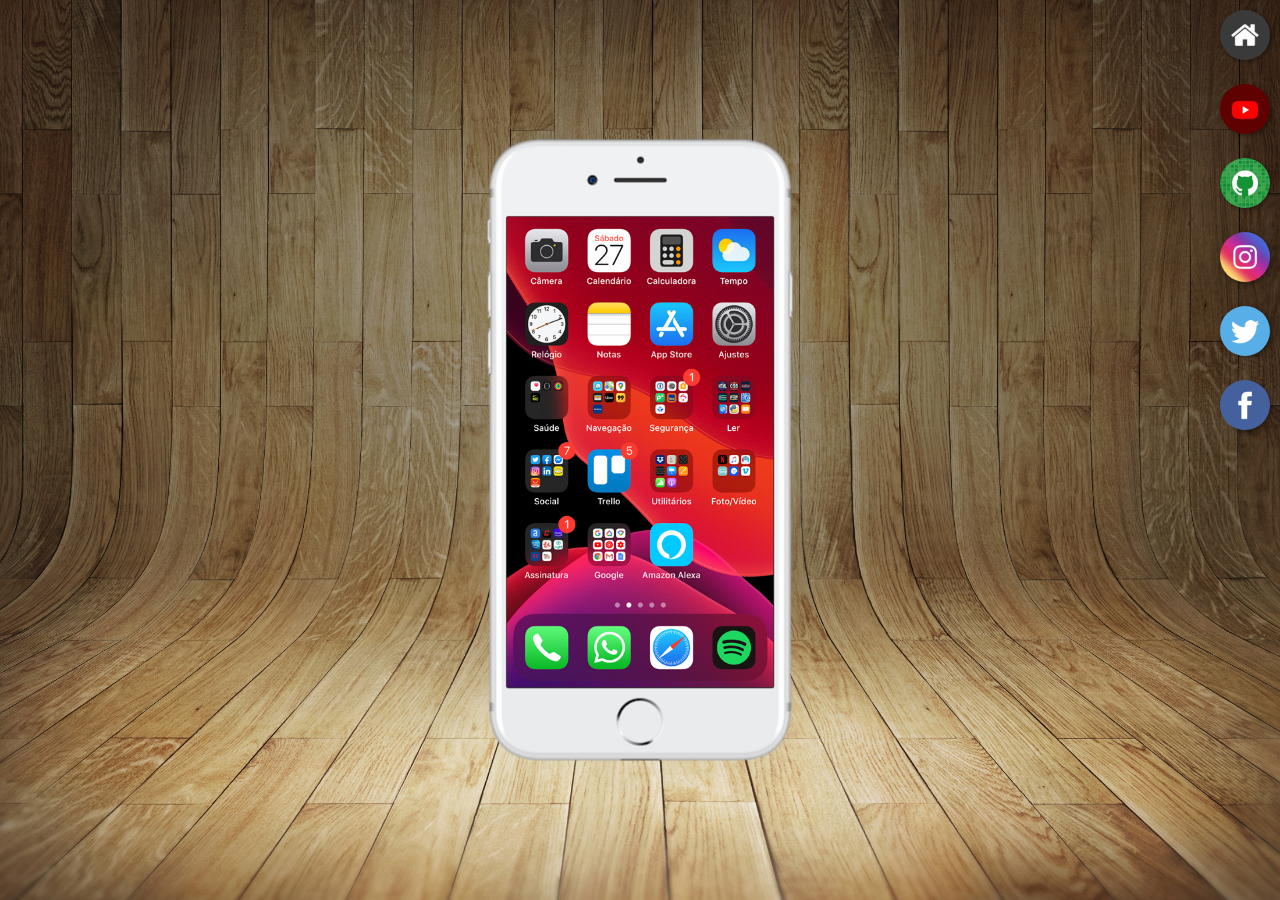
<file: index.html>
<!DOCTYPE html>
<html lang="pt-br">
<head>
    <meta charset="UTF-8">
    <meta name="viewport" content="width=device-width, initial-scale=1.0">
    <title>Projeto Redes Sociais</title>
    <link rel="shortcut icon" href="favicon.ico" type="image/x-icon">
    <link rel="stylesheet" href="css/style.css">
    <!-- <script src="https://kit.fontawesome.com/fc1d6ae1da.js" crossorigin="anonymous"></script> -->
</head>
<body>
   <main>
    <section id="telefone">
        <iframe  src="home.html" frameborder="0" name="tela" id="tela">
            Seu Navegador não é compatível
        </iframe>
    </section>
    <section id="redes-sociais">
        <a href="home.html" target="tela"><img src="imagens/logo-home.jpg" alt="home"></a><br>        
        <a href="youtube.html" target="tela"><img src="imagens/logo-youtube.jpg" alt="Youtube"></a> <br>       
        <a href="github.html" target="tela"><img src="imagens/logo-github.jpg" alt="GitHub"></a><br>        
        <a href="#" target="tela"><img src="imagens/logo-instagram.jpg" alt="Facebook"></a><br>        
        <a href="#" target="tela"><img src="imagens/logo-twitter.jpg" alt="home"></a> <br>       
        <a href="#" target="tela"><img src="imagens/logo-facebook.jpg" alt="home"></a>        
          
    </section>
   </main>
</body>
</html>
</file>
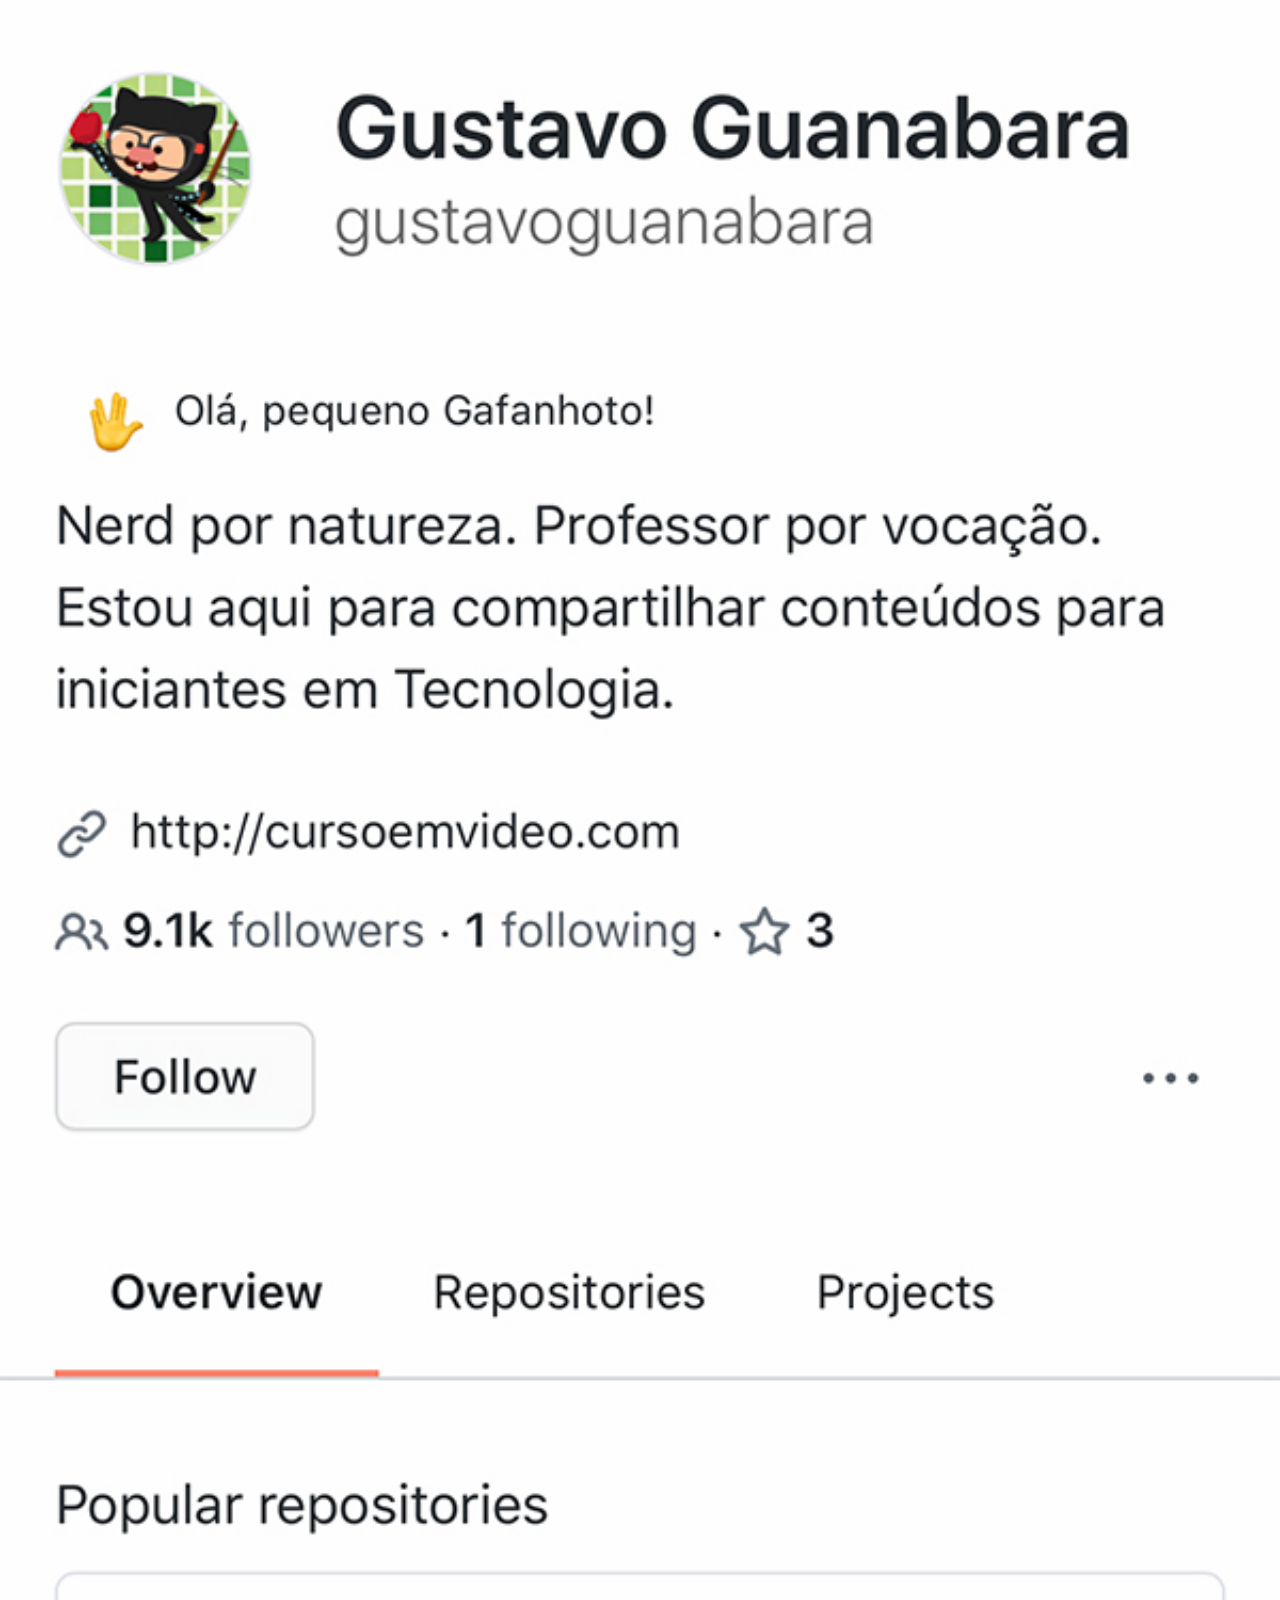
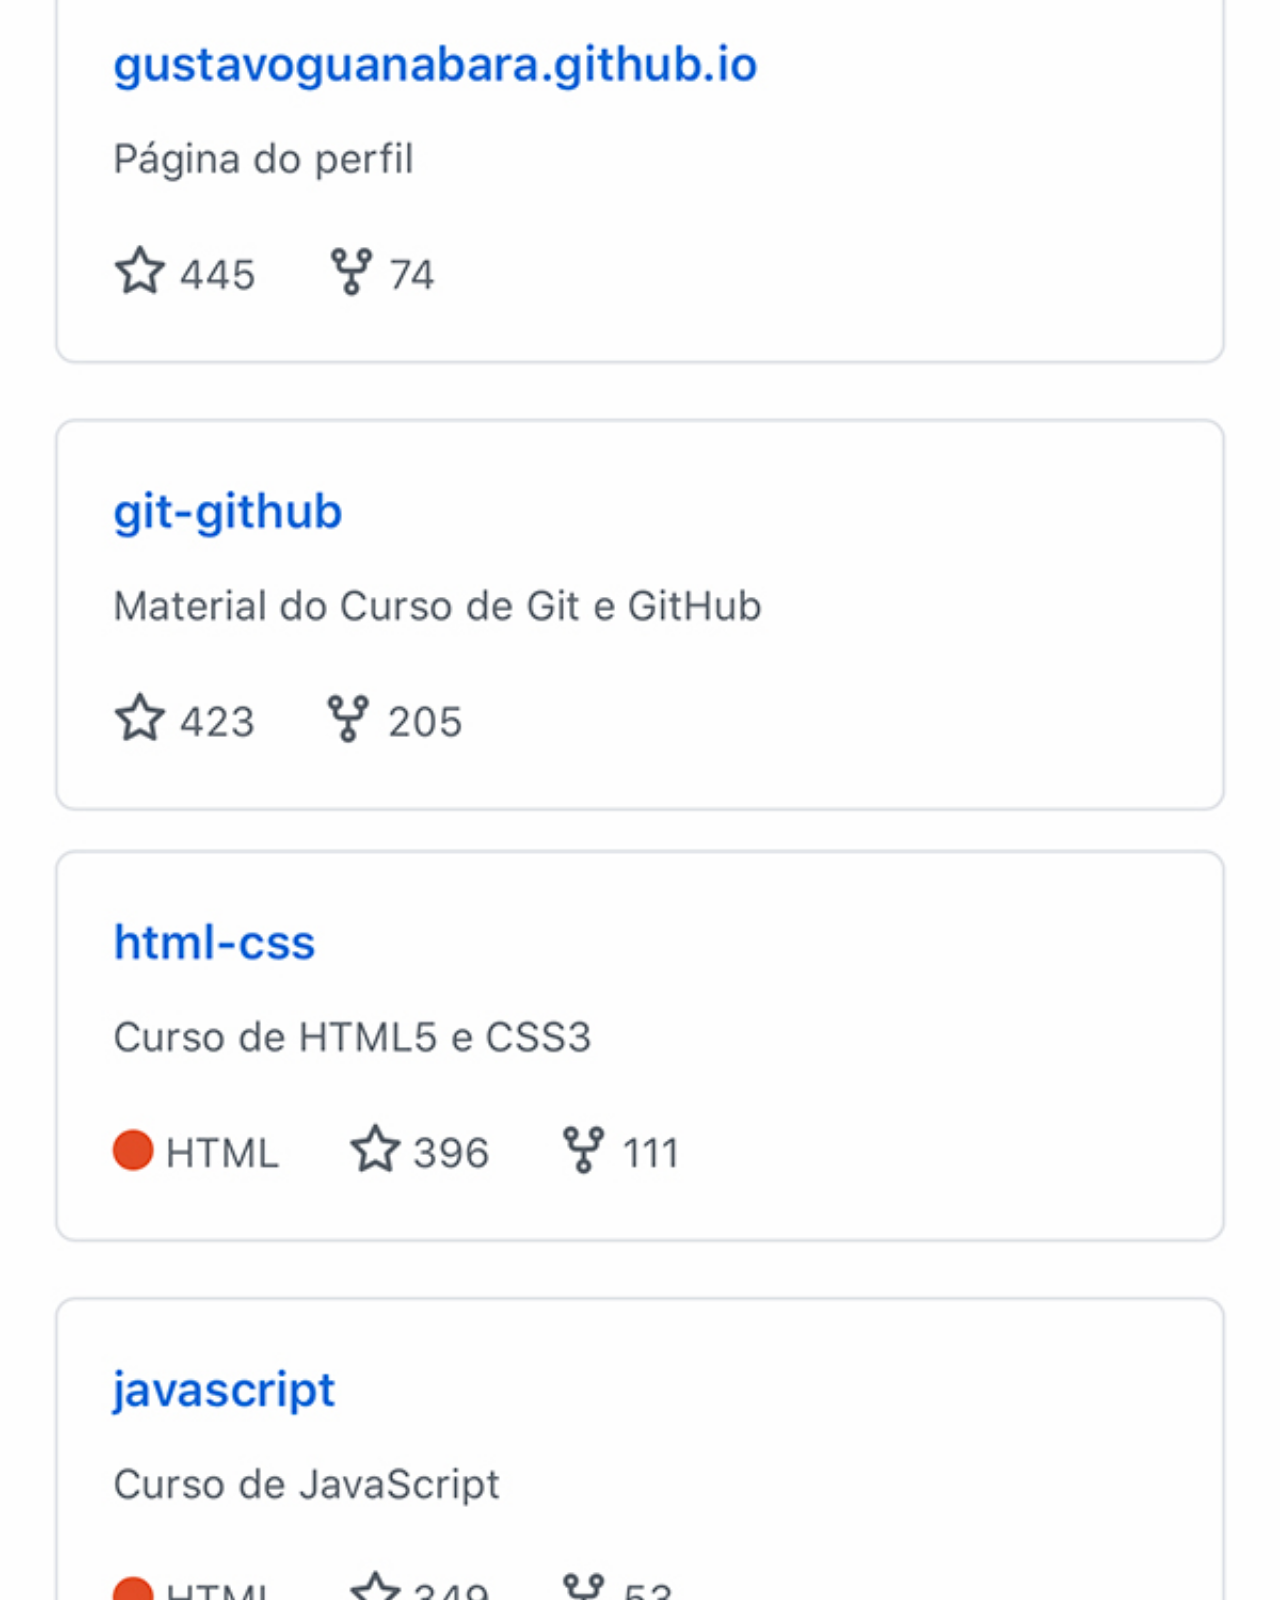
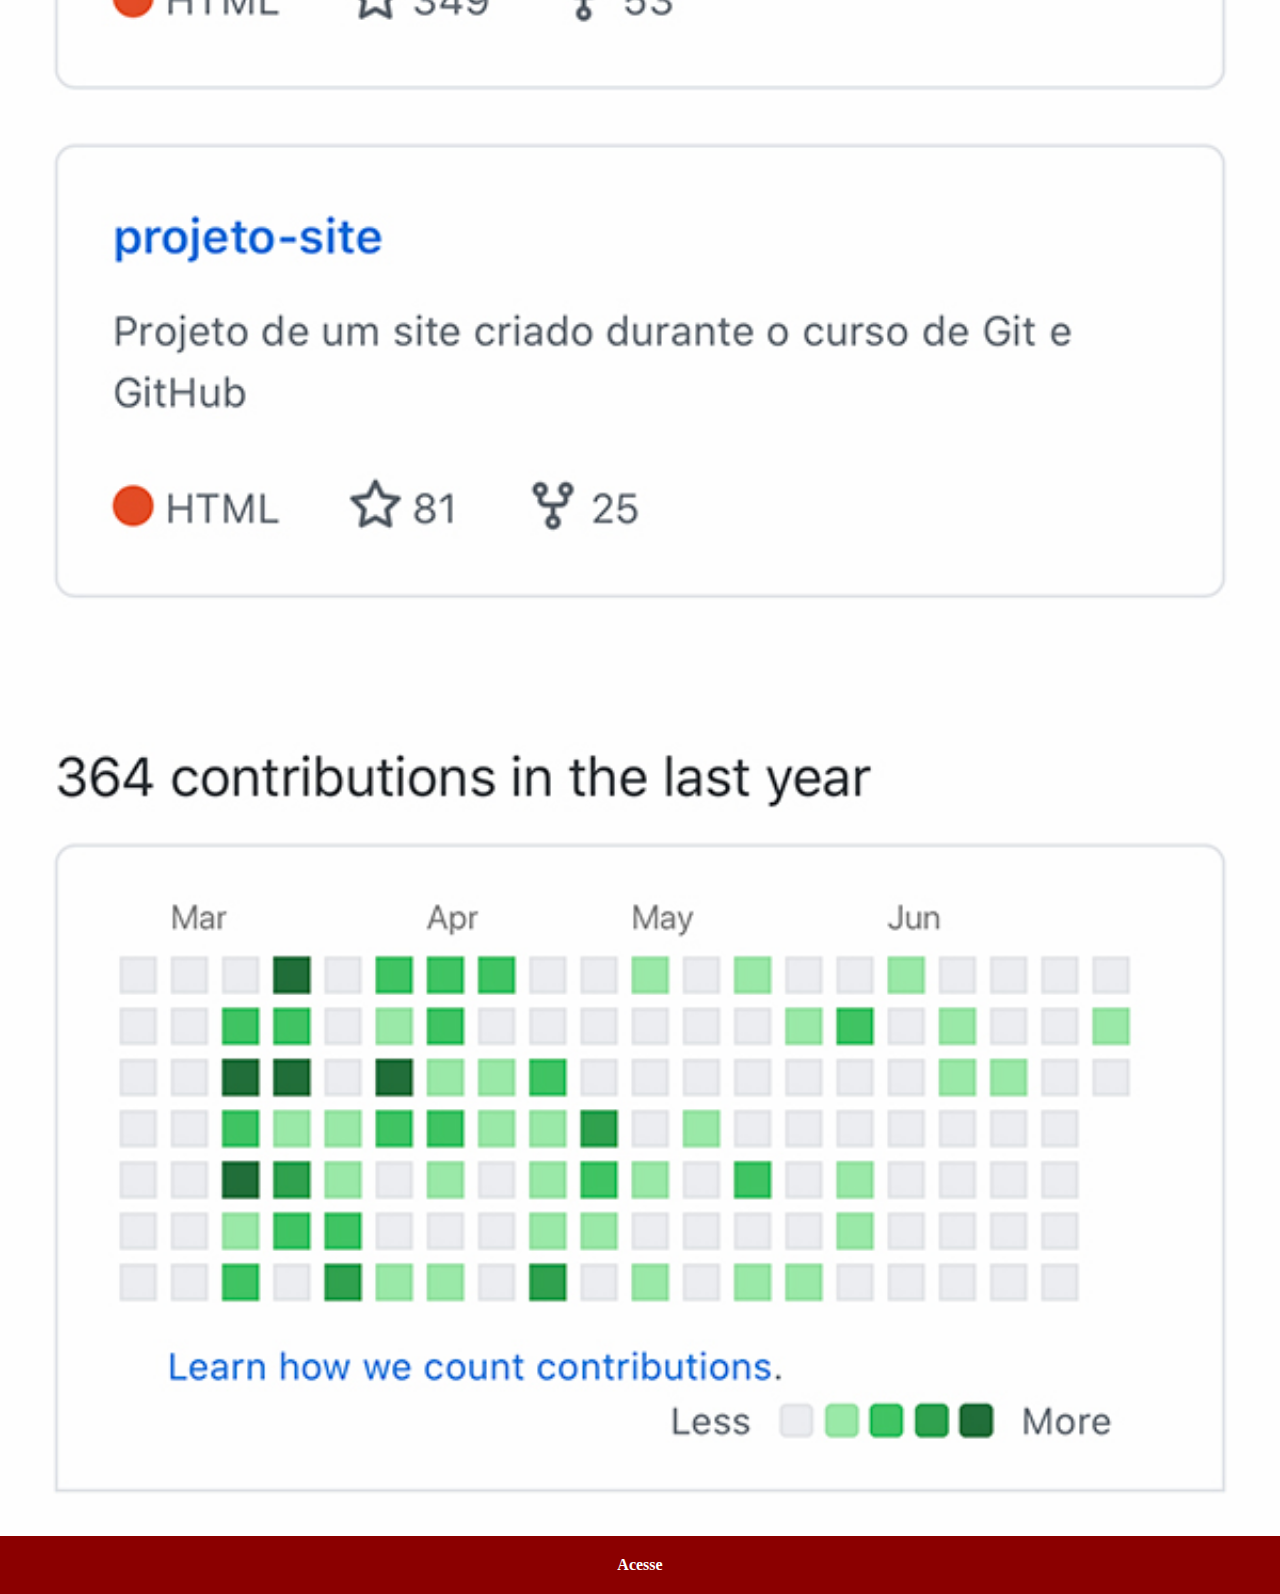
<file: github.html>
<!DOCTYPE html>
<html lang="pt-br">
<head>
    <meta charset="UTF-8">
    <meta name="viewport" content="width=device-width, initial-scale=1.0">
    <title></title>
    <link rel="stylesheet" href="css/social.css">
</head>
<body>
    <img src="imagens/tela-github.jpg" alt="">
    <a href="https://github.com/mauriciorodrigues-dev" target="_blank">Acesse</a>
</body>
</html>
</file>
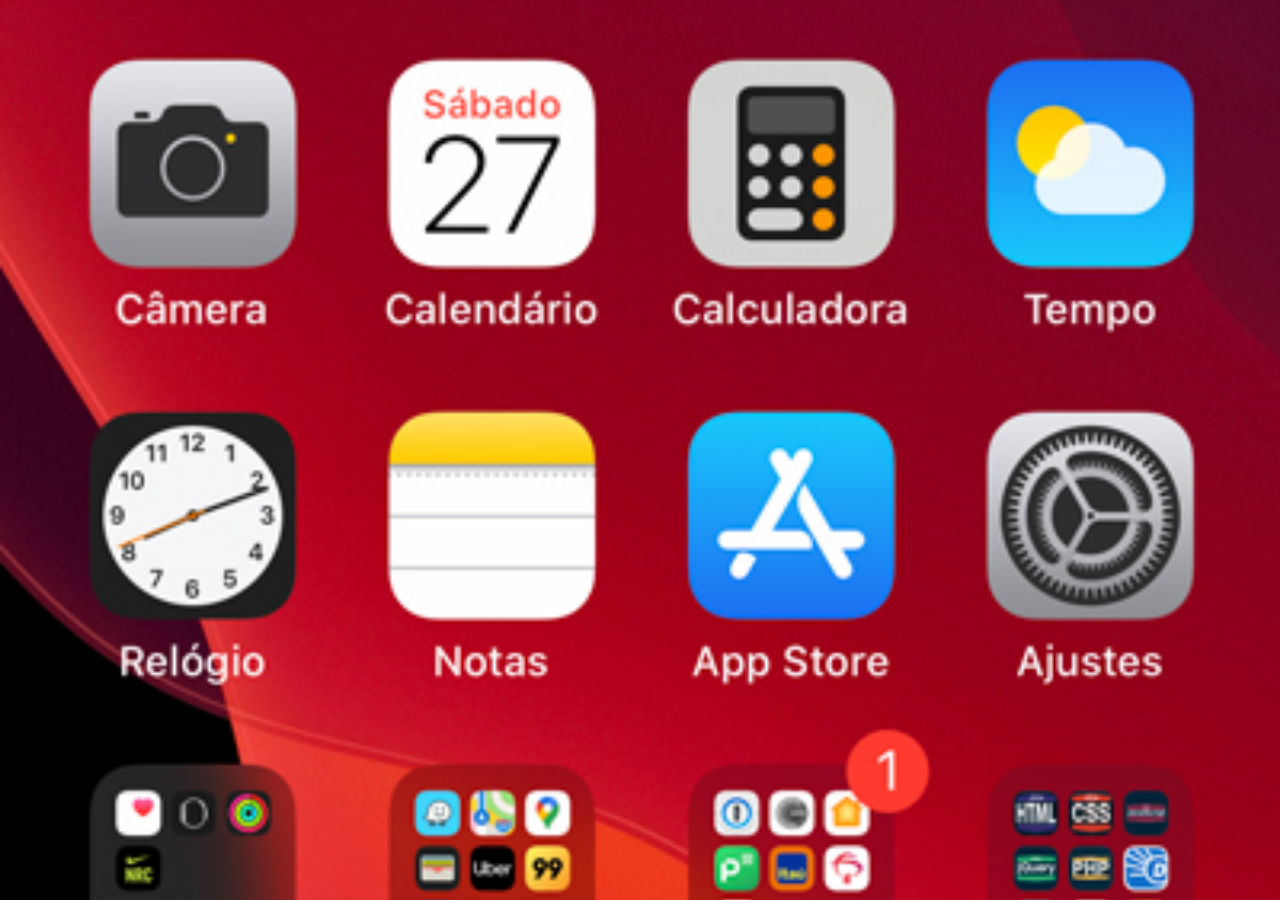
<file: home.html>
<!DOCTYPE html>
<html lang="pt-br">
<head>
    <meta charset="UTF-8">
    <meta name="viewport" content="width=device-width, initial-scale=1.0">
    <title>Home</title>
    <style>
        * {
            margin: 0;
            padding: 0;
            box-sizing: border-box;
        }

        body{

            width: 100vw;
            height: 100vh;
            background: black url('imagens/tela-home.jpg') no-repeat top center;
            background-size: cover;
        }
    </style>
</head>
<body>
    
</body>
</html>
</file>
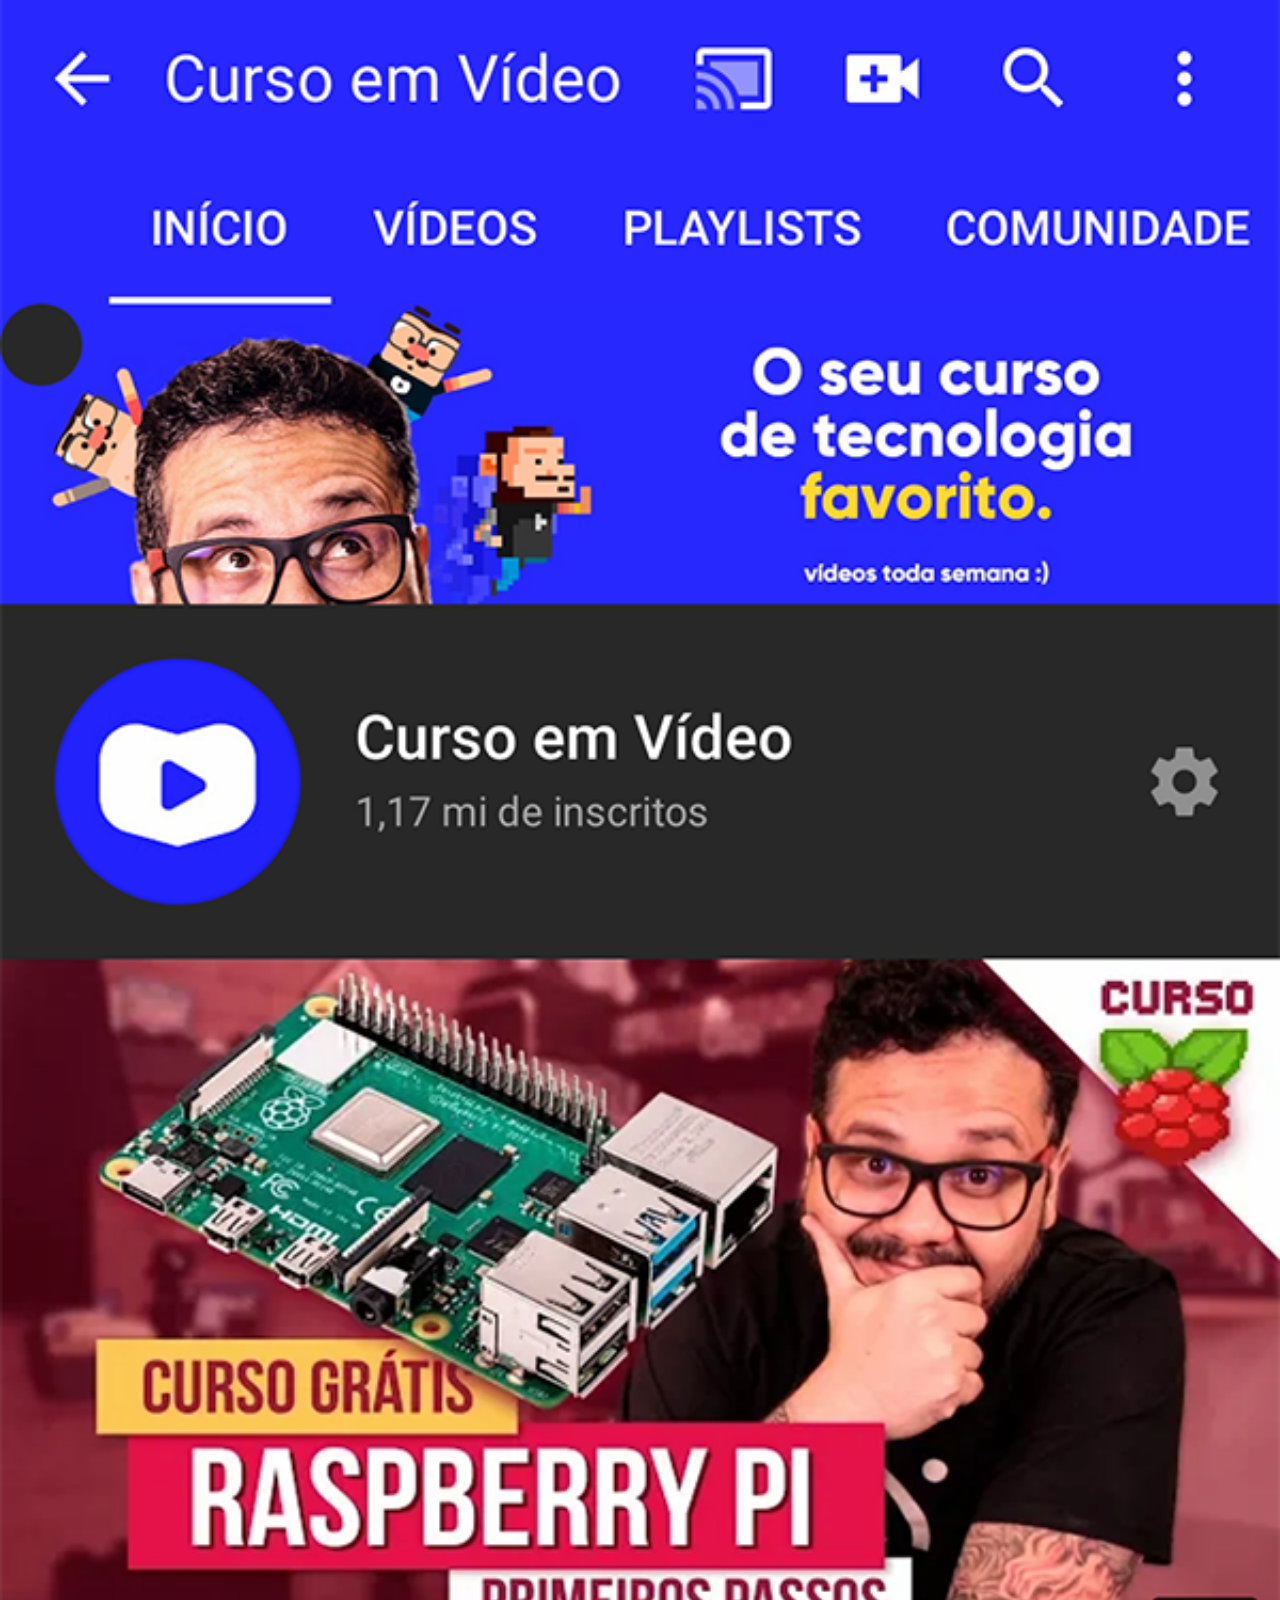
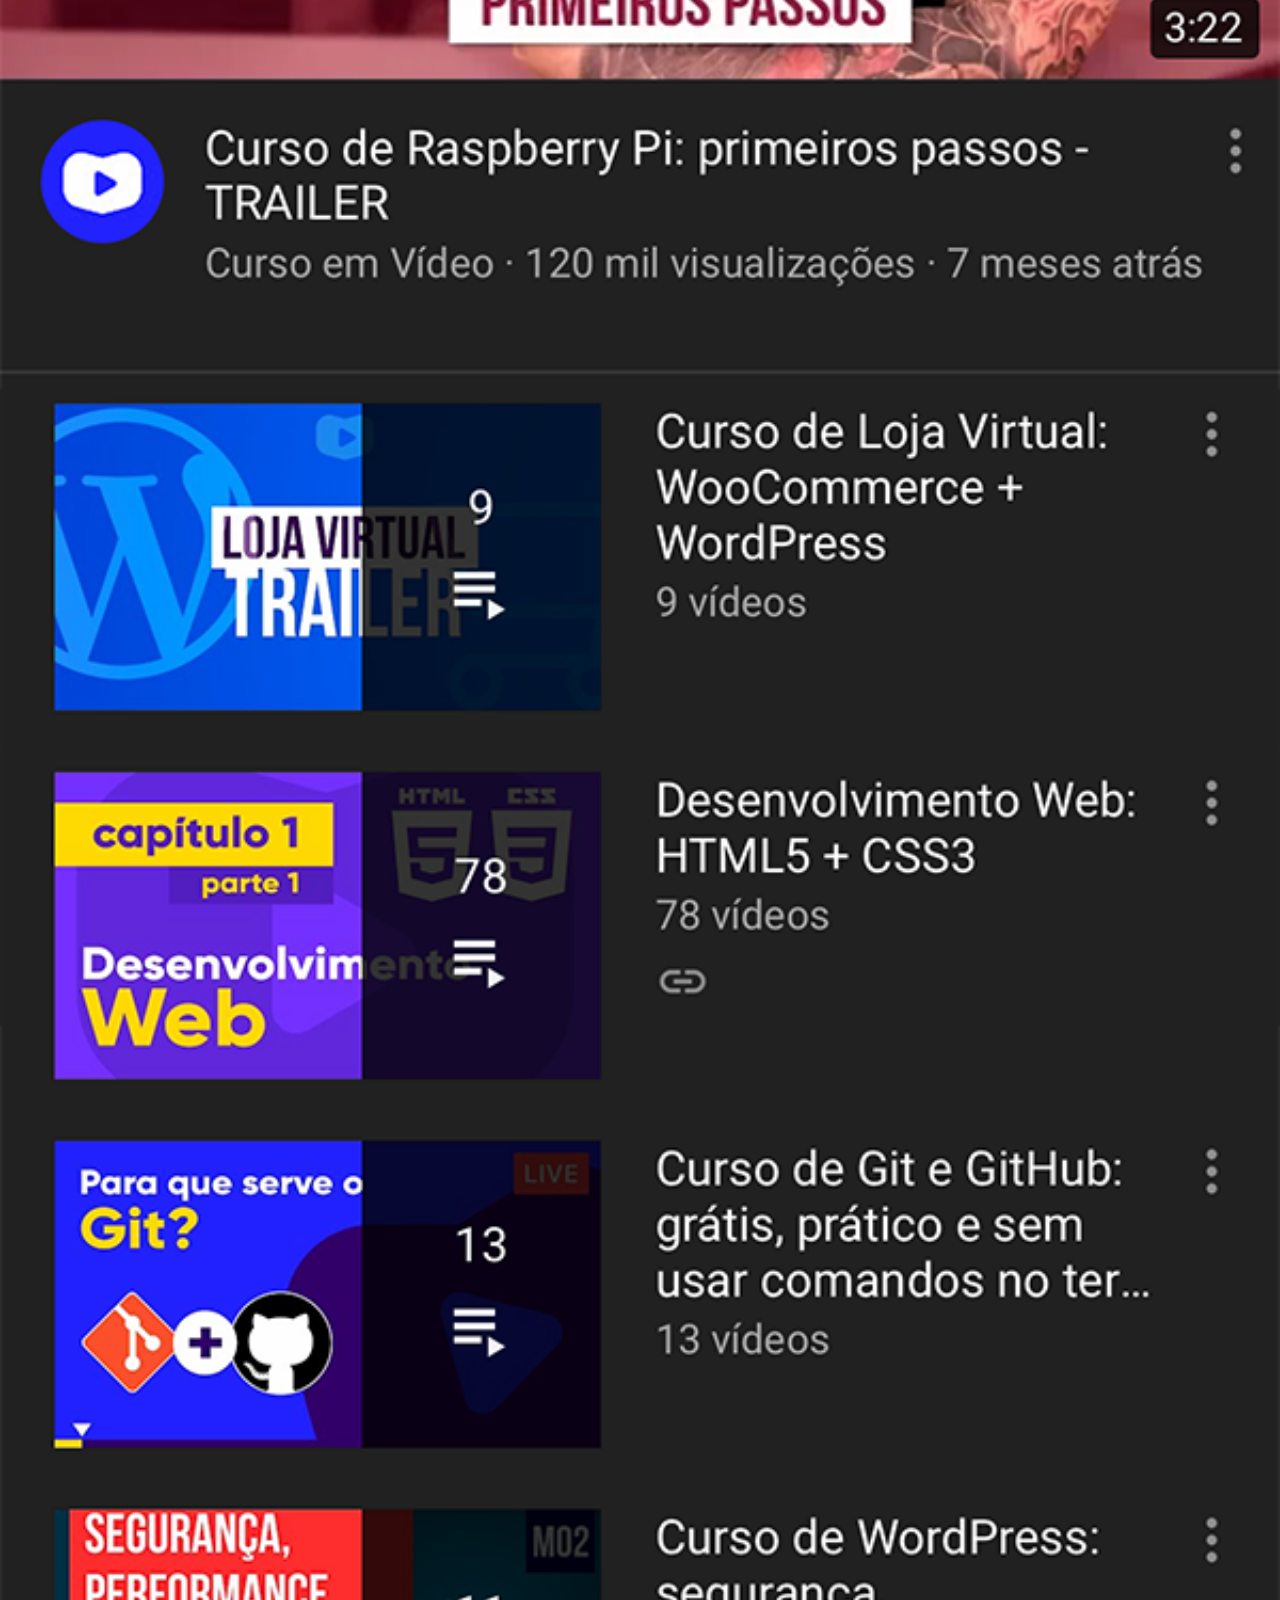
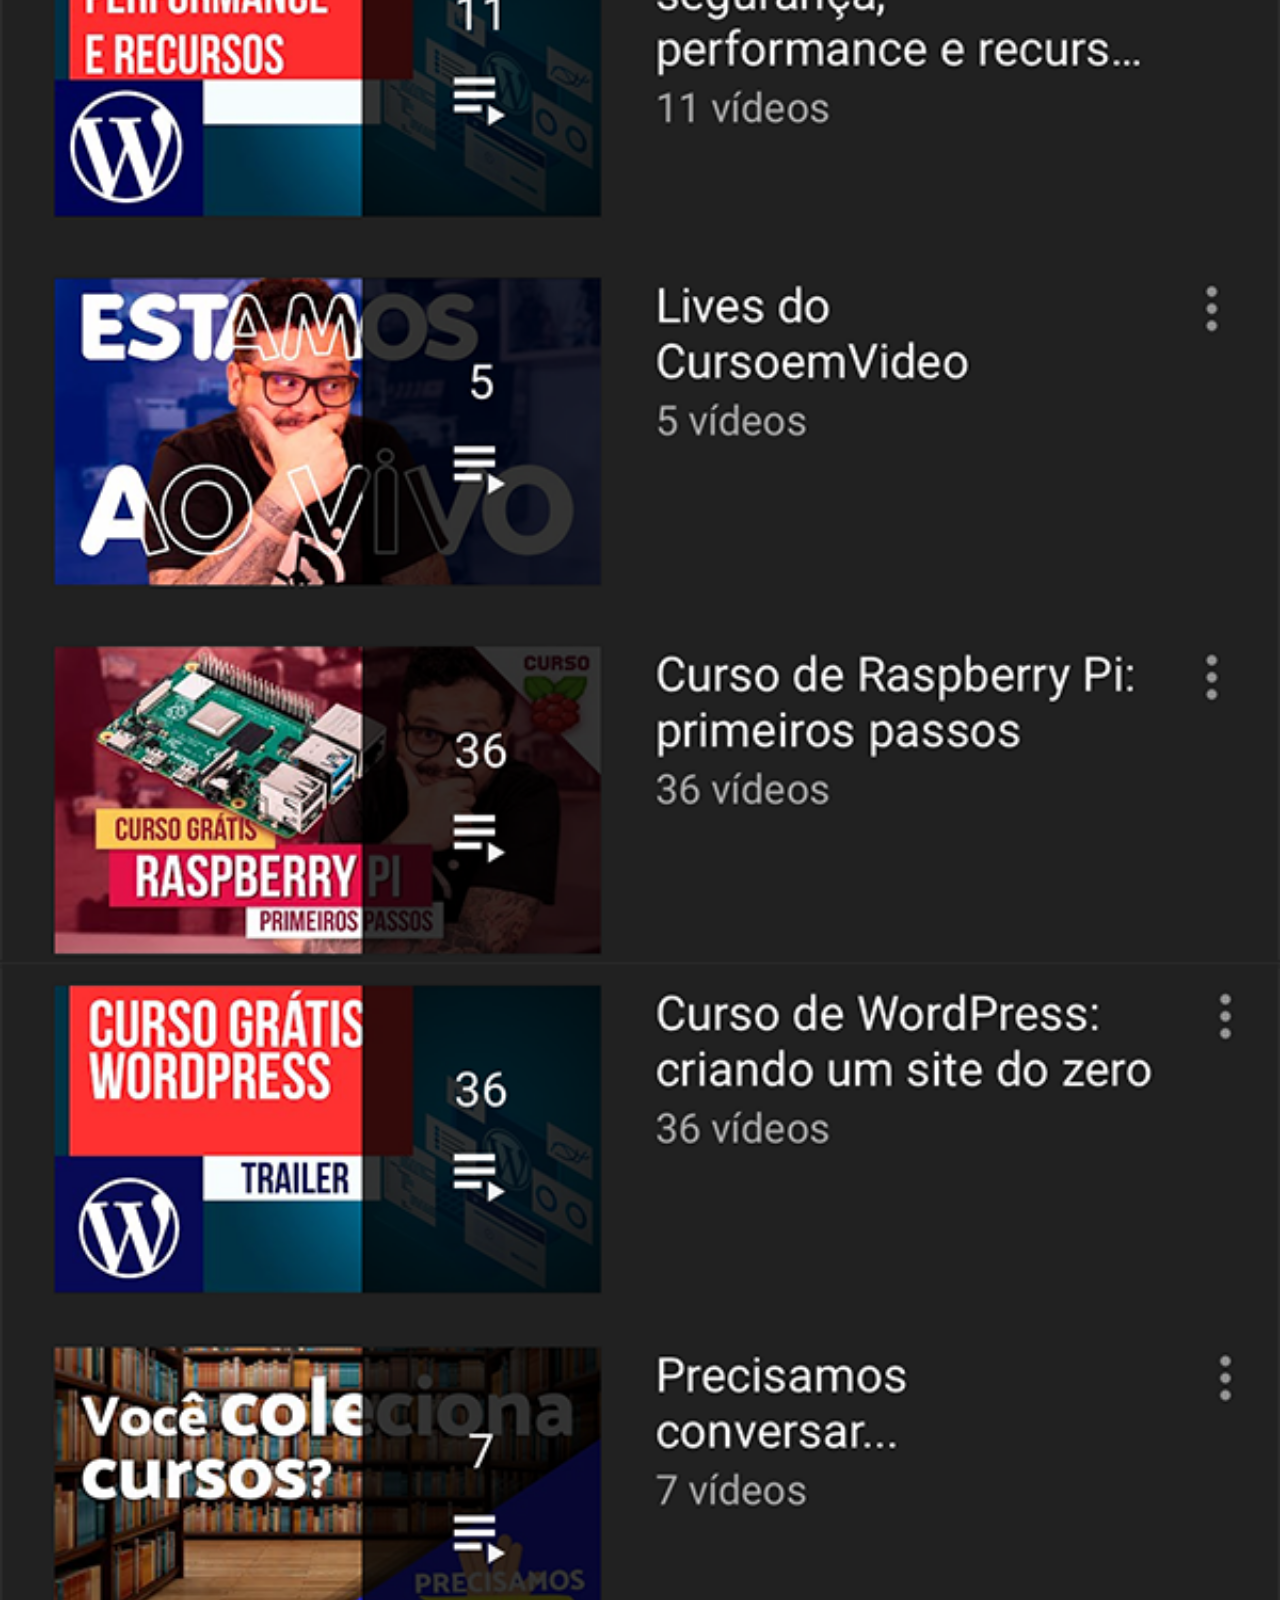
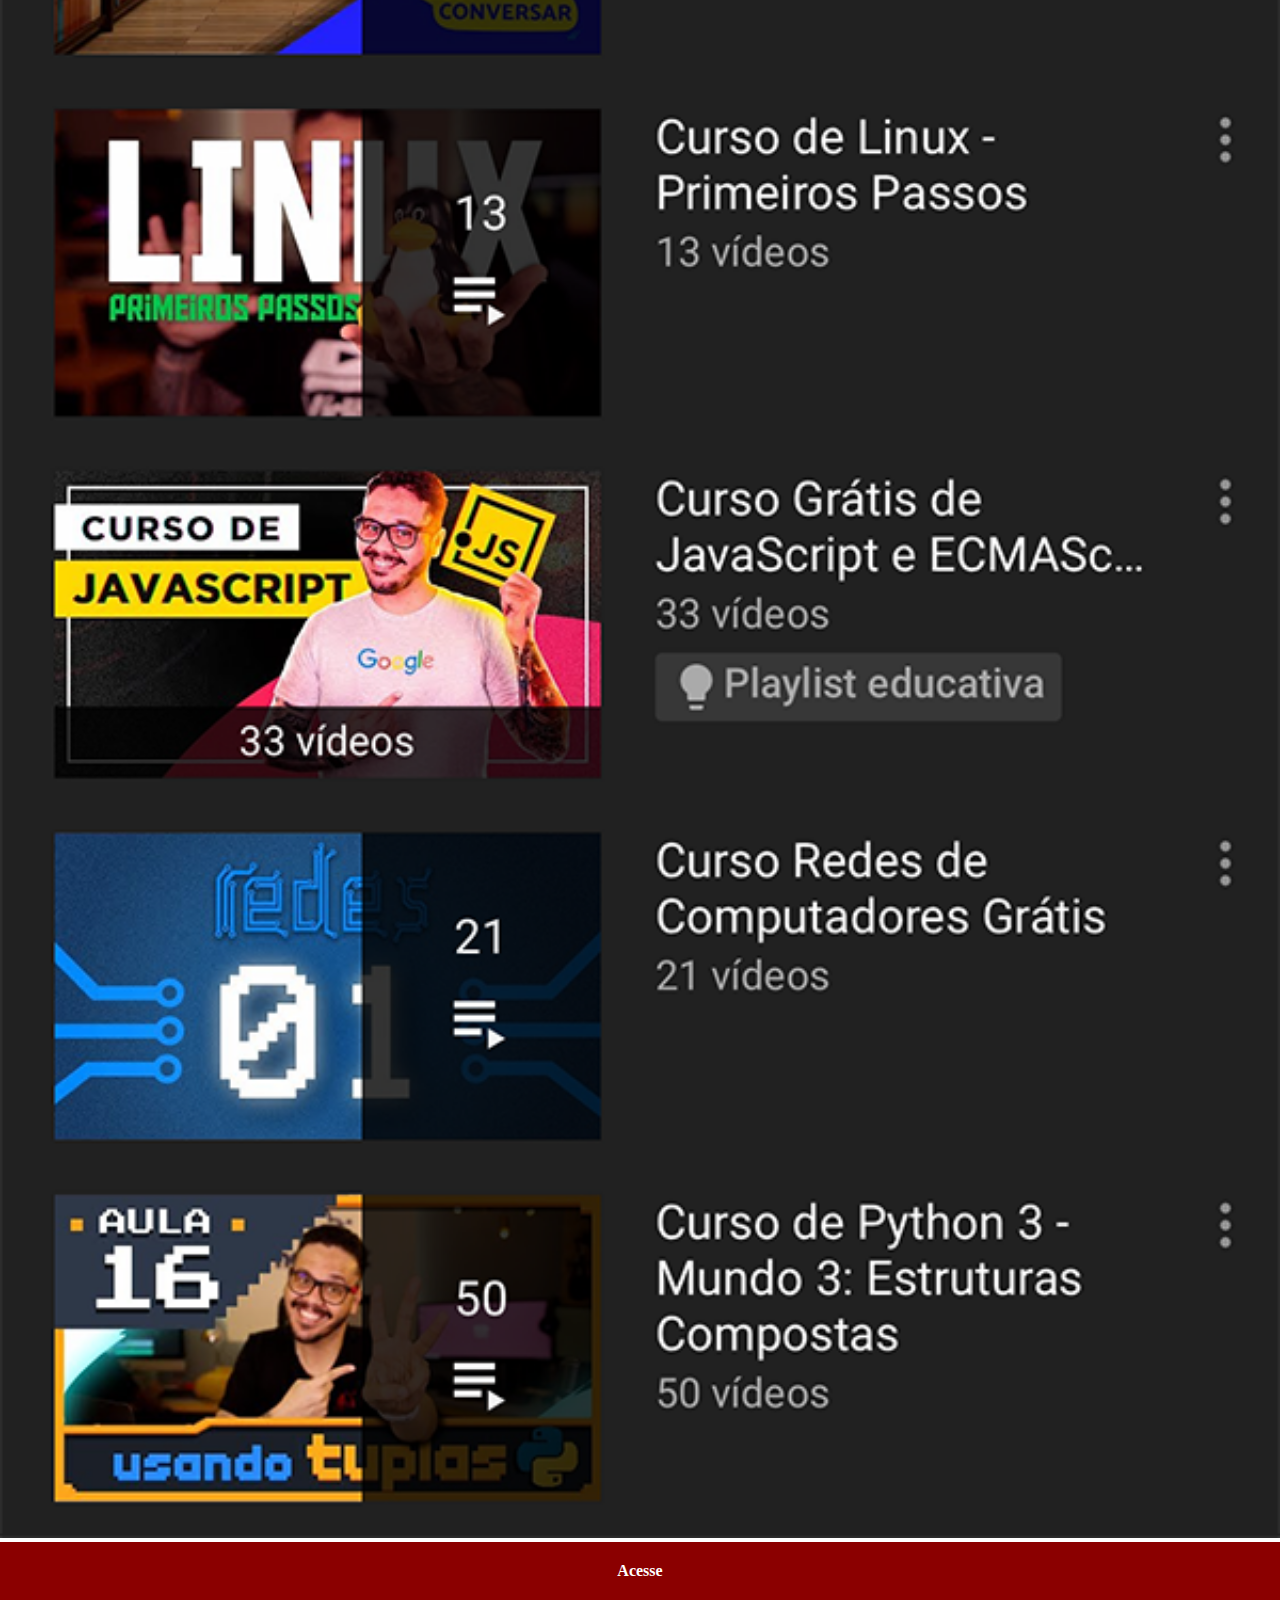
<file: youtube.html>
<!DOCTYPE html>
<html lang="pt-br">
<head>
    <meta charset="UTF-8">
    <meta name="viewport" content="width=device-width, initial-scale=1.0">
    <title></title>
    <link rel="stylesheet" href="css/social.css">
</head>
<body>
    <img src="imagens/tela-youtube.png" alt="">
    <a href="https://www.youtube.com/@CursoemVideo/playlists" target="_blank">Acesse</a>
</body>
</html>
</file>
<file: css/style.css>
* {
    margin: 0;
    padding: 0;
    box-sizing: border-box;
    font-family: Arial, Helvetica, sans-serif;
}

html,
body {
    width: 100vw;
    height: 100vh;
    background-color: black;
}

body {
    background: url('../imagens/fundo-madeira.jpg') no-repeat center;
    background-size: cover;
    background-attachment: fixed;
}


main {
    height: 100vh;
    position: relative;
    /* background-color: green; */
    position: relative;
}

#telefone {
    display: inline-block;
    background: url('../imagens/frame-iphone.png');
    background-repeat: no-repeat;
    /* width: 100%; */
    height: 627px;
    top: 50%;
    left: 50%;
    transform: translate(-50%, -50%);
    width: 311px;
    position: absolute;
    /* background-color: rgba(0, 0, 255, 0.452); */
}

#redes-sociais {
    text-align: right;

   
}

#tela {
    position: relative;
    top: 80px;
    left: 22px;
    width: 267px;
    height: 471px;
}

#redes-sociais img {
    border-radius: 50%;
    width: 50px;
    margin: 10px;
    box-shadow: 2px 2px 5px rgba(0, 0, 0, 0.400);
    &:hover {
        border: 2px solid rgba(255, 255, 255, 0.637);
        transform: translate(-10px);
        transition: transform .3s, border 1s;
    }
}
</file>
<file: css/social.css>
* {
    margin: 0;
    padding: 0;
    box-sizing: border-box;
}

::-webkit-scrollbar{
    width: 0;
    height: 0;
}

img{
    width: 100vw;
}


a{
    display: block;
    background-color: darkred;
    padding: 20px;
    text-align: center;
    font-weight: bolder;
    text-decoration: none;
    color: #fff;

    &:hover{
        opacity: .8;
    }

}
</file>
